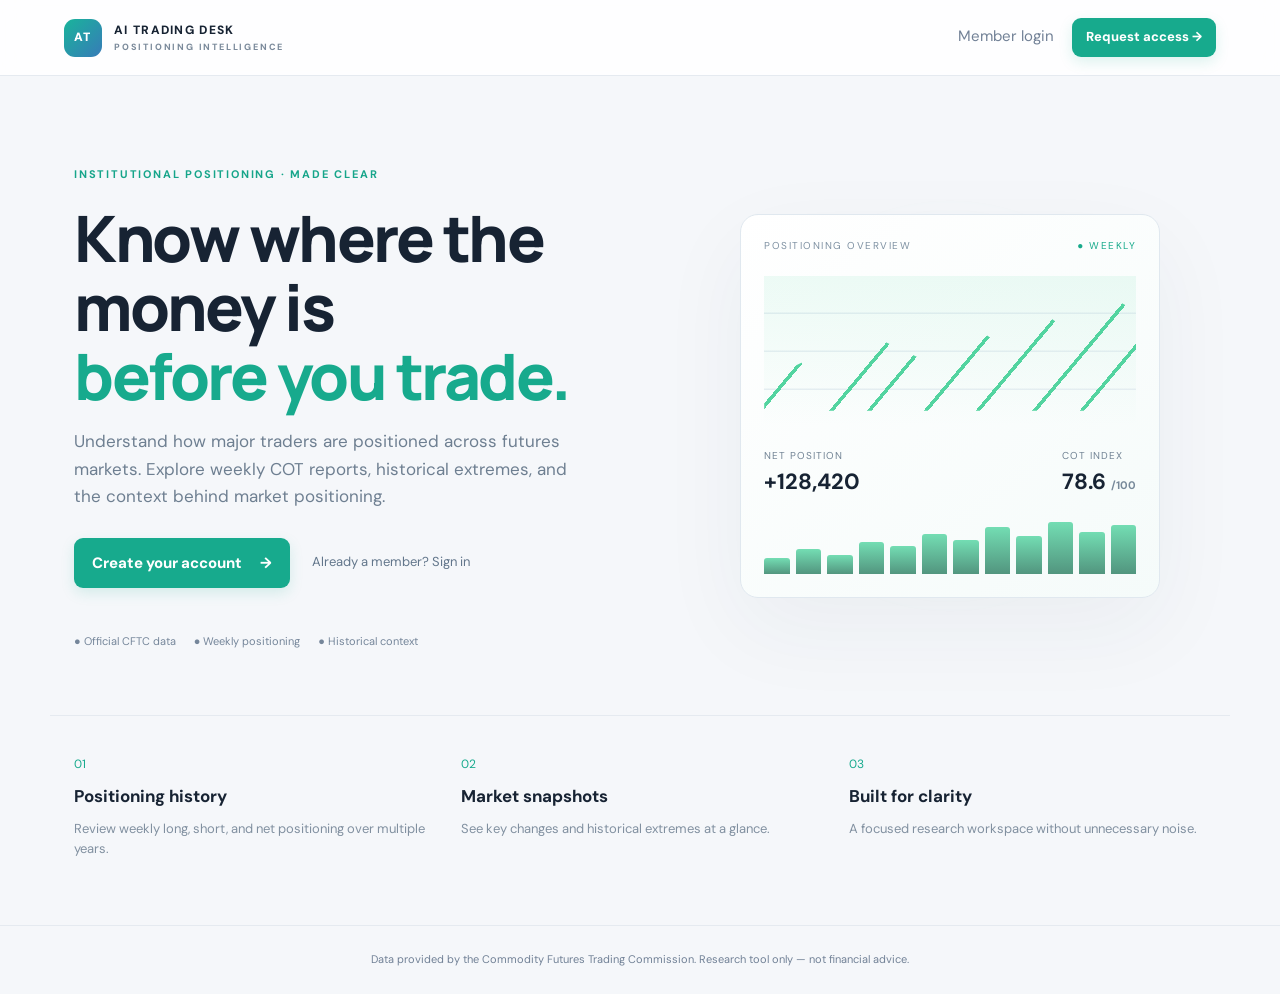
<file: templates/public.html>
<!doctype html><html lang="en"><head><meta charset="utf-8"><meta name="viewport" content="width=device-width,initial-scale=1"><title>AI Trading Desk | COT Intelligence</title><link rel="stylesheet" href="/static/css/auth.css"></head><body><nav class="nav"><a class="brand" href="/"><span class="mark">AT</span><span>AI TRADING DESK<small>POSITIONING INTELLIGENCE</small></span></a><div><a class="nav-link" href="/login">Member login</a><a class="btn btn-small" href="/signup">Request access →</a></div></nav><main class="hero"><div class="hero-copy"><span class="eyebrow">INSTITUTIONAL POSITIONING · MADE CLEAR</span><h1>Know where the money is<br><em>before you trade.</em></h1><p>Understand how major traders are positioned across futures markets. Explore weekly COT reports, historical extremes, and the context behind market positioning.</p><div class="hero-actions"><a class="btn" href="/signup">Create your account <span>→</span></a><a class="text-link" href="/login">Already a member? Sign in</a></div><div class="trust"><span>● Official CFTC data</span><span>● Weekly positioning</span><span>● Historical context</span></div></div><div class="hero-visual"><div class="orb"></div><div class="glass"><div class="glass-head"><span>POSITIONING OVERVIEW</span><span class="pulse">● WEEKLY</span></div><div class="fake-chart"><div class="chart-line"></div><div class="chart-area"></div></div><div class="fake-stats"><div><small>NET POSITION</small><strong>+128,420</strong></div><div><small>COT INDEX</small><strong>78.6 <b>/100</b></strong></div></div><div class="bars"><i style="height:28%"></i><i style="height:46%"></i><i style="height:34%"></i><i style="height:58%"></i><i style="height:51%"></i><i style="height:72%"></i><i style="height:62%"></i><i style="height:85%"></i><i style="height:68%"></i><i style="height:95%"></i><i style="height:76%"></i><i style="height:88%"></i></div></div></div></main><section class="features"><div><span>01</span><h3>Positioning history</h3><p>Review weekly long, short, and net positioning over multiple years.</p></div><div><span>02</span><h3>Market snapshots</h3><p>See key changes and historical extremes at a glance.</p></div><div><span>03</span><h3>Built for clarity</h3><p>A focused research workspace without unnecessary noise.</p></div></section><footer>Data provided by the Commodity Futures Trading Commission. Research tool only — not financial advice.</footer></body></html>
</file>
<file: static/css/auth.css>
@import url('https://fonts.googleapis.com/css2?family=DM+Sans:wght@400;500;600;700&family=Manrope:wght@600;700;800&display=swap');*{box-sizing:border-box}body{margin:0;background:#f5f7fa;color:#172333;font:15px/1.6 'DM Sans',sans-serif}a{color:inherit;text-decoration:none}.nav{height:76px;padding:0 max(5vw,24px);display:flex;align-items:center;justify-content:space-between;border-bottom:1px solid #e5eaf0;background:#ffffffd9;backdrop-filter:blur(14px)}.brand{display:flex;align-items:center;gap:12px;font-weight:800;font-size:12px;letter-spacing:1.3px}.brand small{display:block;color:#7b8a9b;font-size:9px;letter-spacing:1.8px}.mark{width:38px;height:38px;display:grid;place-items:center;border-radius:11px;background:linear-gradient(135deg,#19b49b,#377bb8);font-weight:900;color:#fff}.nav-link{color:#718096;margin-right:18px}.btn{display:inline-flex;align-items:center;gap:18px;background:#17aa8d;color:white;padding:13px 18px;border-radius:9px;font-weight:800;box-shadow:0 5px 14px #17aa8d25}.btn:hover{background:#139b80}.btn-small{padding:9px 14px;font-size:13px}.text-link{color:#62768b;font-size:13px}.eyebrow{font-size:11px;letter-spacing:1.8px;color:#16a58a;font-weight:700}.hero{max-width:1180px;margin:0 auto;padding:85px 24px 65px;display:grid;grid-template-columns:1.05fr .95fr;gap:55px;align-items:center;min-height:570px}.hero h1{font:800 clamp(42px,5vw,68px)/1.08 Manrope,sans-serif;letter-spacing:-2.5px;margin:18px 0}.hero h1 em{font-style:normal;color:#17aa8d}.hero-copy>p{color:#6e7f91;max-width:510px;font-size:17px}.hero-actions{display:flex;align-items:center;gap:22px;margin-top:28px}.trust{display:flex;flex-wrap:wrap;gap:18px;color:#75869a;font-size:11px;margin-top:45px}.hero-visual{min-height:360px;display:grid;place-items:center;position:relative}.orb{position:absolute;width:360px;height:360px;border-radius:50%;background:radial-gradient(circle,#b8e9dcaa,transparent 70%);filter:blur(20px)}.glass{position:relative;width:min(100%,420px);padding:23px;border:1px solid #e0e8ef;border-radius:18px;background:linear-gradient(145deg,#fff,#f5fbfa);box-shadow:0 30px 90px #203f550d}.glass-head{display:flex;justify-content:space-between;color:#7e91a2;font-size:10px;letter-spacing:1.5px}.pulse{color:#18aa8b}.fake-chart{height:150px;position:relative;margin:22px 0;background:repeating-linear-gradient(to bottom,transparent 0 36px,#e8eef3 37px 38px)}.chart-line{position:absolute;inset:15px 0;background:linear-gradient(130deg,transparent 0 10%,#53d4a0 10% 11%,transparent 11% 20%,#53d4a0 20% 21%,transparent 21% 35%,#53d4a0 35% 36%,transparent 36% 43%,#53d4a0 43% 44%,transparent 44% 55%,#53d4a0 55% 56%,transparent 56% 66%,#53d4a0 66% 67%,transparent 67% 78%,#53d4a0 78% 79%,transparent 79% 88%,#53d4a0 88% 89%,transparent 89%);clip-path:polygon(0 75%,10% 60%,20% 72%,32% 42%,43% 58%,52% 20%,63% 44%,72% 12%,83% 36%,93% 5%,100% 17%,100% 100%,0 100%)}.chart-area{position:absolute;inset:0;background:linear-gradient(180deg,#44d49b18,transparent)}.fake-stats{display:flex;justify-content:space-between}.fake-stats small{display:block;color:#718394;font-size:10px;letter-spacing:1px}.fake-stats strong{font-size:22px}.fake-stats b{font-size:11px;color:#77899a}.bars{height:55px;display:flex;gap:6px;align-items:end;margin-top:20px}.bars i{flex:1;background:linear-gradient(#47d39b,#1b7355);border-radius:3px 3px 0 0;opacity:.75}.features{max-width:1180px;margin:0 auto;padding:35px 24px 65px;display:grid;grid-template-columns:repeat(3,1fr);gap:30px;border-top:1px solid #e5eaf0}.features span{color:#17aa8d;font-size:12px}.features h3{font-size:17px;margin:8px 0}.features p{color:#8190a0;font-size:13px;margin:0}footer{padding:25px;text-align:center;color:#718196;font-size:11px;border-top:1px solid #e5eaf0}.auth-page{min-height:calc(100vh - 76px);display:grid;place-items:center;padding:35px 18px;background:radial-gradient(circle at 50% 30%,#d8f4ebaa,transparent 42%)}.auth-card{width:min(100%,460px);background:#fff;border:1px solid #e2eaf0;border-radius:18px;padding:38px;box-shadow:0 25px 80px #18324a0c}.auth-card h1{font:800 34px Manrope,sans-serif;letter-spacing:-1px;margin:10px 0}.auth-card p{color:#738397;margin:0 0 25px}.auth-card label{display:block;color:#526477;font-size:12px;margin:16px 0}.auth-card input{display:block;width:100%;margin-top:7px;background:#f8fafc;border:1px solid #dce5ec;border-radius:8px;padding:13px;color:#172333;outline:none;font:inherit}.auth-card input:focus{border-color:#18aa8d;box-shadow:0 0 0 3px #18aa8d18}.submit{width:100%;justify-content:space-between;margin-top:10px;border:0;cursor:pointer}.submit:disabled{opacity:.65}.message{color:#e05b6d;font-size:12px;min-height:22px;margin-top:12px}.auth-bottom{text-align:center;color:#8797a6;font-size:13px;margin-top:22px}.auth-bottom a{color:#16a58a;font-weight:700}.auth-help{display:flex;justify-content:flex-end;margin-top:-4px;font-size:12px;color:#16a58a}@media(max-width:800px){.hero{grid-template-columns:1fr;padding-top:55px}.hero-visual{min-height:300px}.features{grid-template-columns:1fr}.nav{padding:0 18px}.nav-link{margin-right:10px}}@media(max-width:480px){.auth-card{padding:26px}.hero h1{letter-spacing:-1.6px}.hero-actions{align-items:flex-start;flex-direction:column}.trust{margin-top:28px}}
/* Accessible show/hide password control */
.password-field{position:relative;margin-top:7px}.auth-card .password-field input{margin-top:0;padding-right:86px}.password-toggle{position:absolute;right:9px;top:50%;transform:translateY(-50%);display:inline-flex;align-items:center;gap:5px;border:0;background:transparent;color:#63778b;padding:7px 5px;border-radius:6px;font:600 12px 'DM Sans',sans-serif;cursor:pointer}.password-toggle:hover{color:#159b80;background:#edf8f5}.password-toggle:focus-visible{outline:2px solid #18aa8d;outline-offset:2px}.eye-icon{width:17px;height:17px;fill:none;stroke:currentColor;stroke-width:1.7;stroke-linecap:round;stroke-linejoin:round}
</file>
